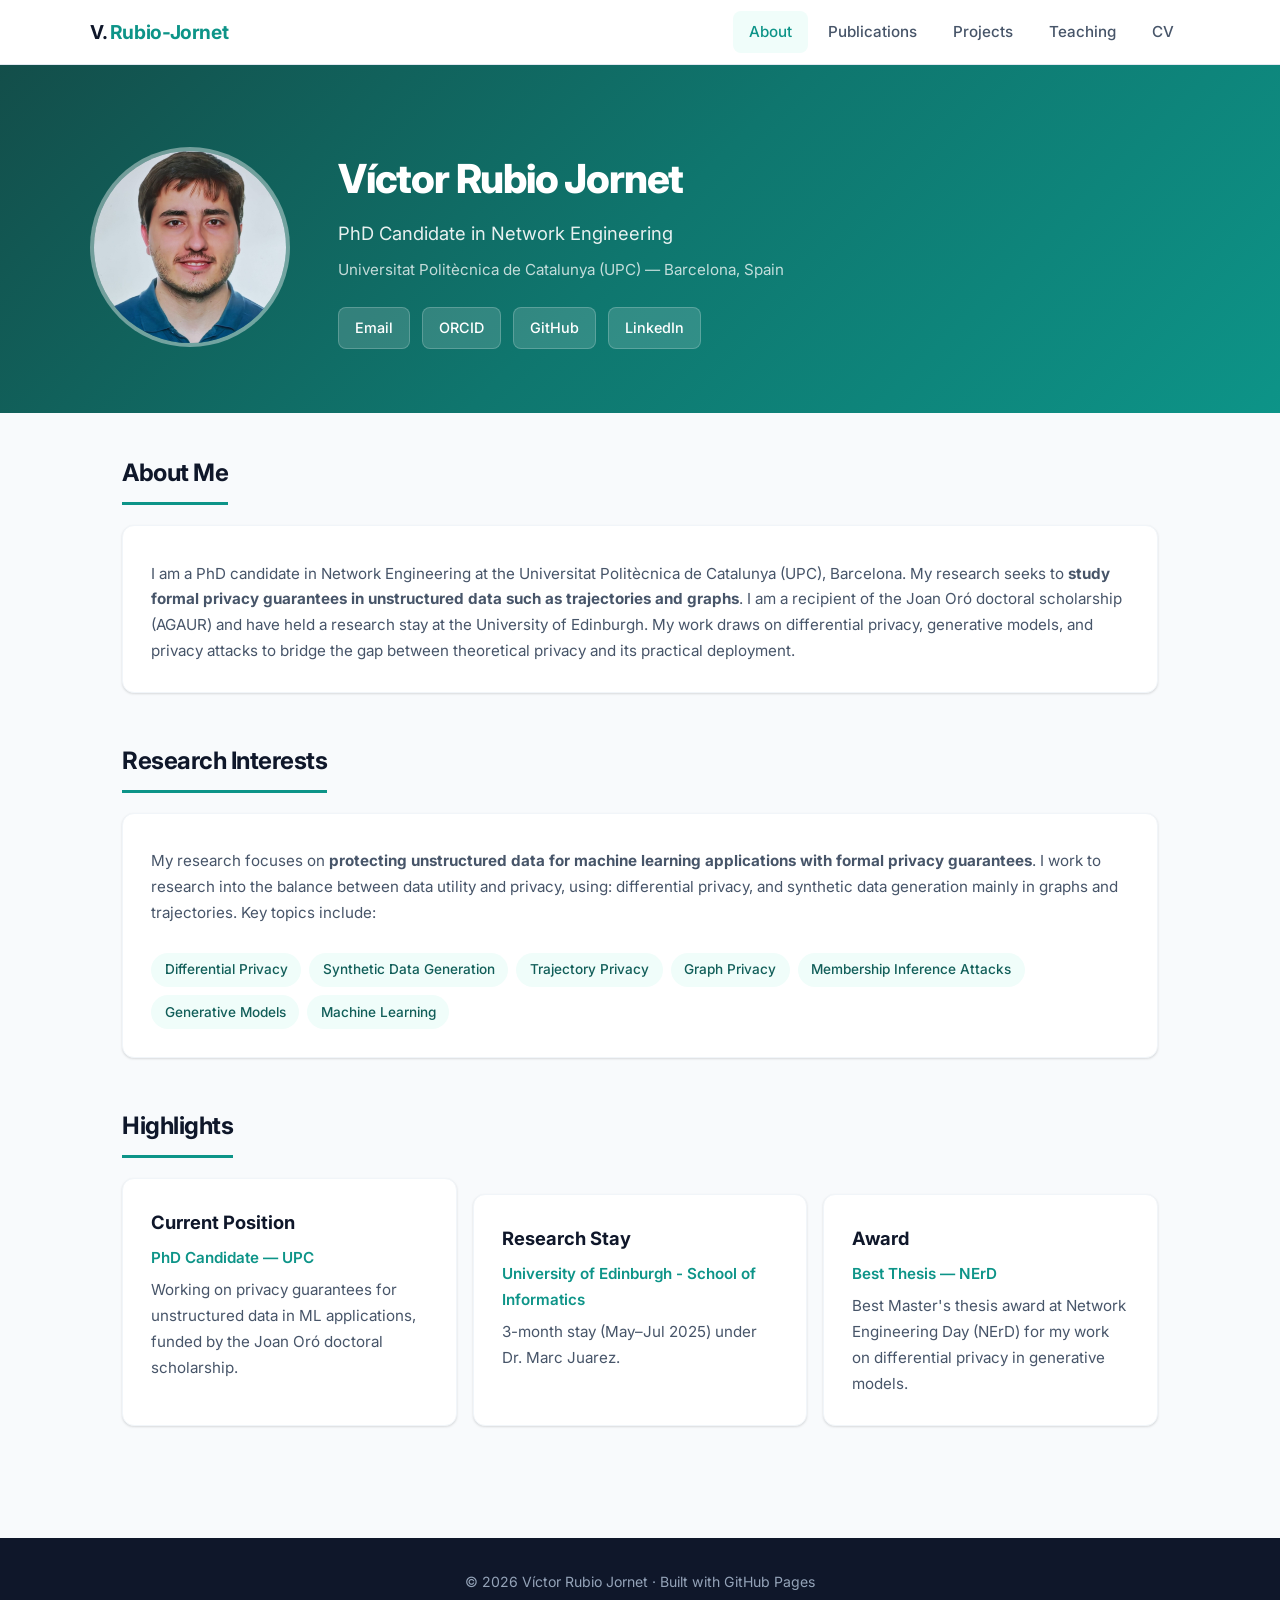
<file: index.html>
<!DOCTYPE html>
<html lang="en">
<head>
  <meta charset="UTF-8">
  <meta name="viewport" content="width=device-width, initial-scale=1.0">
  <title>Víctor Rubio Jornet — PhD Candidate</title>
  <meta name="description" content="Academic profile of Víctor Rubio Jornet, PhD Candidate in data privacy and machine learning at Universitat Politècnica de Catalunya (UPC).">
  <link rel="preconnect" href="https://fonts.googleapis.com">
  <link rel="preconnect" href="https://fonts.gstatic.com" crossorigin>
  <link href="https://fonts.googleapis.com/css2?family=Inter:wght@400;500;600;700;800&display=swap" rel="stylesheet">
  <link rel="stylesheet" href="style.css">
  <link rel="icon" href="favicon.svg" type="image/svg+xml">
</head>
<body>

  <!-- Navbar -->
  <nav class="navbar">
    <div class="navbar-inner">
      <a href="index.html" class="navbar-brand">V. <span>Rubio-Jornet</span></a>
      <button class="hamburger" onclick="document.querySelector('.navbar-links').classList.toggle('open')" aria-label="Toggle menu">
        <span></span><span></span><span></span>
      </button>
      <ul class="navbar-links">
        <li><a href="index.html" class="active">About</a></li>
        <li><a href="publications.html">Publications</a></li>
        <li><a href="projects.html">Projects</a></li>
        <li><a href="teaching.html">Teaching</a></li>
        <li><a href="cv.html">CV</a></li>
      </ul>
    </div>
  </nav>

  <!-- Hero -->
  <header class="hero">
    <div class="hero-inner">
      <div class="hero-photo">
        <img src="photo.jpg" alt="Víctor Rubio Jornet">
      </div>
      <div class="hero-text">
        <h1>Víctor Rubio Jornet</h1>
        <p class="subtitle">PhD Candidate in Network Engineering</p>
        <p class="affiliation">Universitat Politècnica de Catalunya (UPC) — Barcelona, Spain</p>
        <div class="hero-links">
          <a href="mailto:victor.rubio.jornet@upc.edu">Email</a>
          <a href="https://orcid.org/0009-0003-5977-2419" target="_blank" rel="noopener">ORCID</a>
          <a href="https://github.com/VictorRubio98" target="_blank" rel="noopener">GitHub</a>
          <a href="https://www.linkedin.com/in/victor-rubio-jornet-6a1636180/" target="_blank" rel="noopener">LinkedIn</a>
        </div>
      </div>
    </div>
  </header>

  <!-- Main -->
  <main class="main">

    <!-- About / Bio -->
    <section class="section fade-in">
      <h2 class="section-title">About Me</h2>
      <div class="card">
        <p>I am a PhD candidate in Network Engineering at the Universitat Politècnica de Catalunya (UPC), Barcelona. 
          My research seeks to <b>study formal privacy guarantees in unstructured data such as trajectories and graphs</b>. 
          I am a recipient of the Joan Oró doctoral scholarship (AGAUR) and have held a research stay at the University of Edinburgh. 
          My work draws on differential privacy, generative models, and privacy attacks to bridge the gap between theoretical privacy and its practical deployment.
        </p>
      </div>
    </section>

    <!-- Research Interests -->
    <section class="section fade-in">
      <h2 class="section-title">Research Interests</h2>
      <div class="card">
        <p>My research focuses on <strong>protecting unstructured data for machine learning applications with formal privacy guarantees</strong>. I work to research into the balance between data utility and privacy, using: differential privacy, and synthetic data generation mainly in graphs and trajectories. Key topics include:</p>
        <br>
        <div class="skill-tags">
          <span class="skill-tag">Differential Privacy</span>
          <span class="skill-tag">Synthetic Data Generation</span>
          <span class="skill-tag">Trajectory Privacy</span>
          <span class="skill-tag">Graph Privacy</span>
          <span class="skill-tag">Membership Inference Attacks</span>
          <span class="skill-tag">Generative Models</span>
          <span class="skill-tag">Machine Learning</span>
        </div>
      </div>
    </section>

    <!-- Quick Highlights -->
    <section class="section fade-in">
      <h2 class="section-title">Highlights</h2>
      <div class="skills-grid">
        <div class="card">
          <h3>Current Position</h3>
          <p class="institution">PhD Candidate — UPC</p>
          <p>Working on privacy guarantees for unstructured data in ML applications, funded by the Joan Oró doctoral scholarship.</p>
        </div>
        <div class="card">
          <h3>Research Stay</h3>
          <p class="institution">University of Edinburgh - School of Informatics</p>
          <p>3-month stay (May–Jul 2025) under Dr. Marc Juarez.</p>
        </div>
        <div class="card">
          <h3>Award</h3>
          <p class="institution">Best Thesis — NErD</p>
          <p>Best Master's thesis award at Network Engineering Day (NErD) for my work on differential privacy in generative models.</p>
        </div>
      </div>
    </section>

  </main>

  <!-- Footer -->
  <footer class="footer">
    <p>&copy; 2026 Víctor Rubio Jornet · Built with GitHub Pages</p>
  </footer>

  <script>
    // Fade-in animation on scroll
    const observer = new IntersectionObserver((entries) => {
      entries.forEach(entry => {
        if (entry.isIntersecting) {
          entry.target.classList.add('visible');
        }
      });
    }, { threshold: 0.1 });

    document.querySelectorAll('.fade-in').forEach(el => observer.observe(el));
  </script>

</body>
</html>
</file>
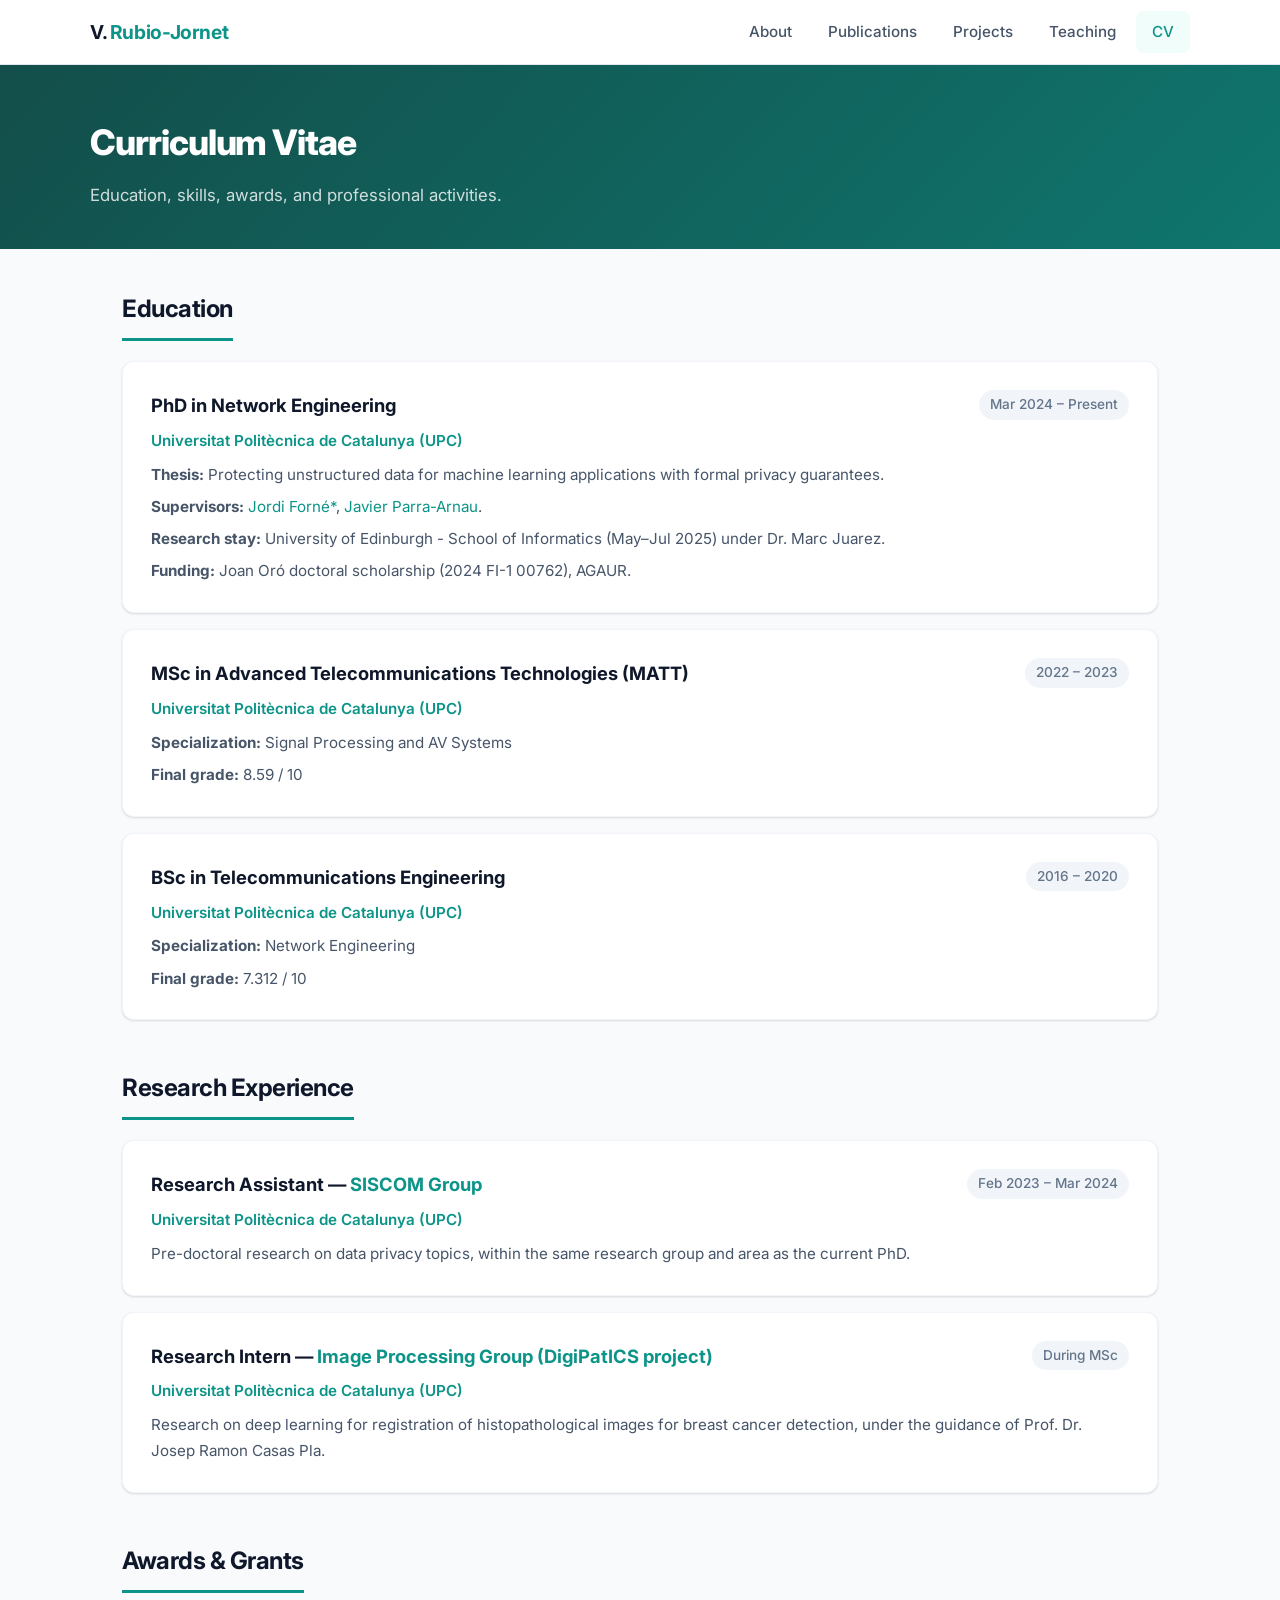
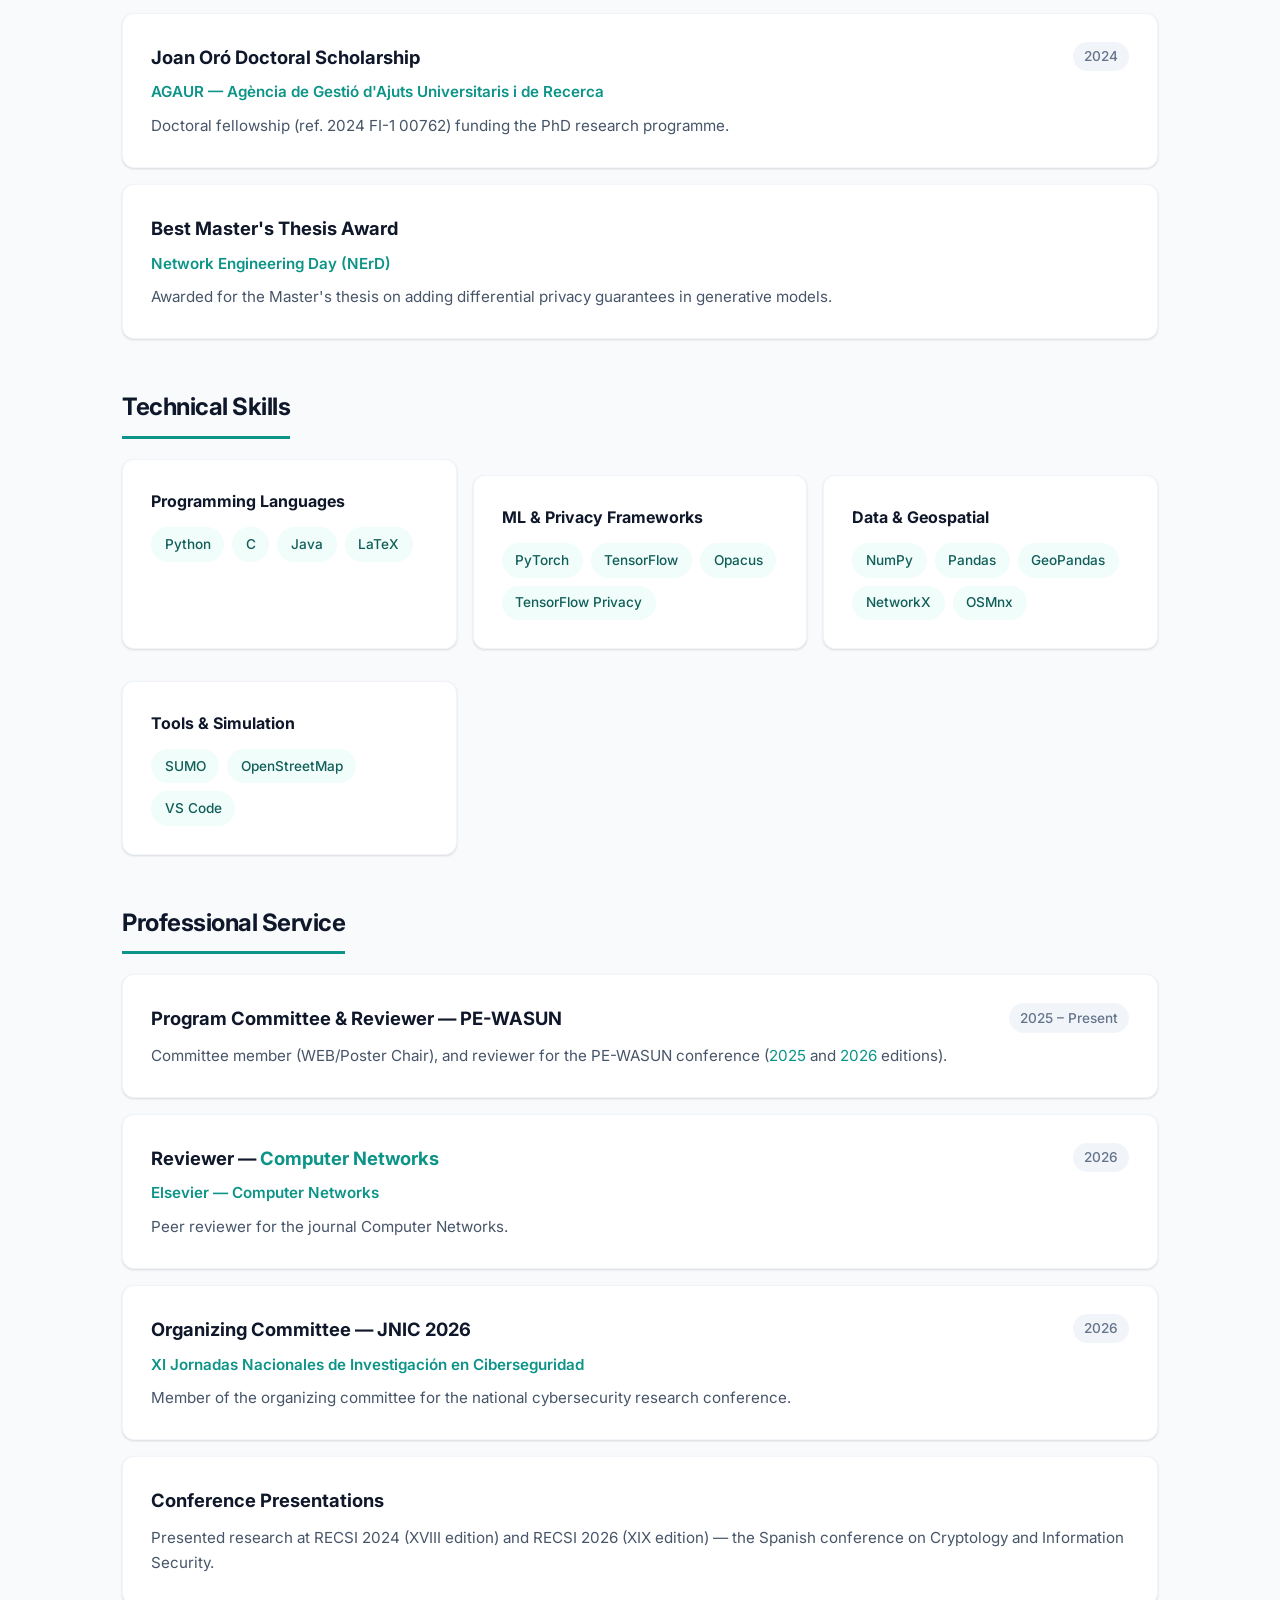
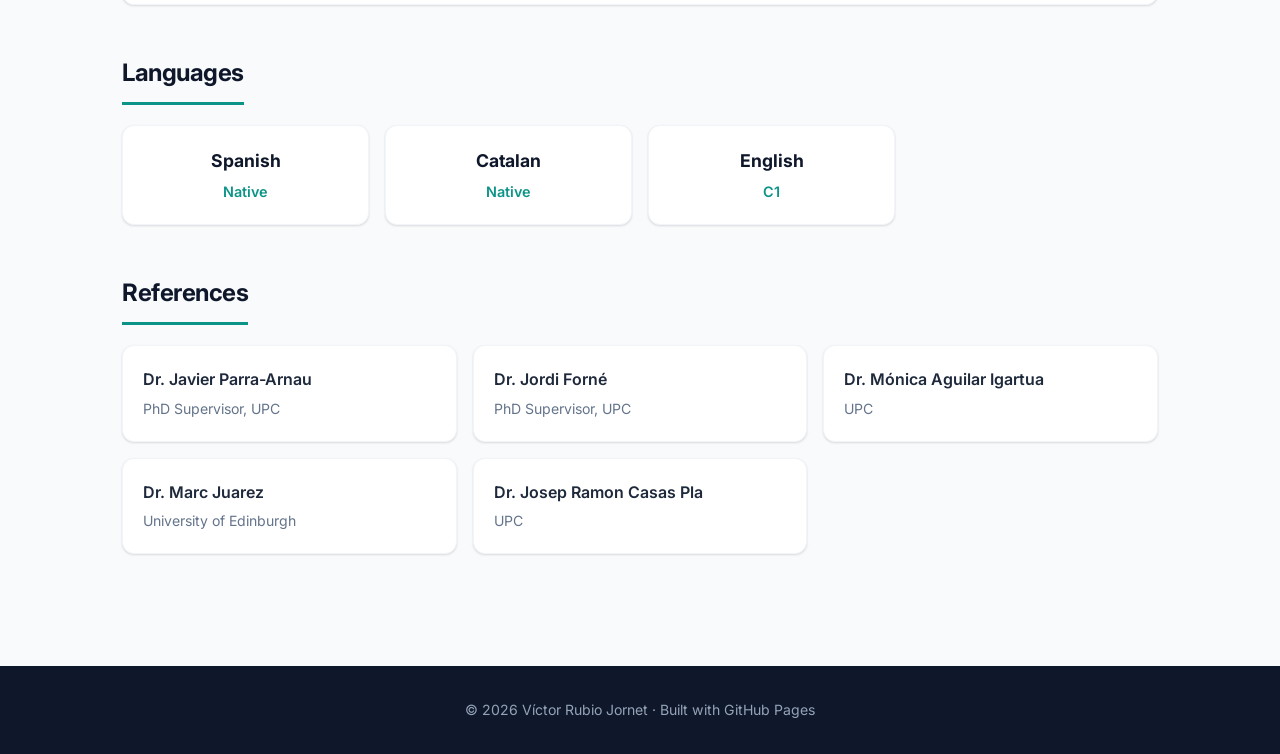
<file: cv.html>
<!DOCTYPE html>
<html lang="en">
<head>
  <meta charset="UTF-8">
  <meta name="viewport" content="width=device-width, initial-scale=1.0">
  <title>CV — Víctor Rubio Jornet</title>
  <meta name="description" content="Curriculum Vitae of Víctor Rubio Jornet — education, skills, awards, and professional service.">
  <link rel="preconnect" href="https://fonts.googleapis.com">
  <link rel="preconnect" href="https://fonts.gstatic.com" crossorigin>
  <link href="https://fonts.googleapis.com/css2?family=Inter:wght@400;500;600;700;800&display=swap" rel="stylesheet">
  <link rel="stylesheet" href="style.css">
  <link rel="icon" href="favicon.svg" type="image/svg+xml">
</head>
<body>

  <!-- Navbar -->
  <nav class="navbar">
    <div class="navbar-inner">
      <a href="index.html" class="navbar-brand">V. <span>Rubio-Jornet</span></a>
      <button class="hamburger" onclick="document.querySelector('.navbar-links').classList.toggle('open')" aria-label="Toggle menu">
        <span></span><span></span><span></span>
      </button>
      <ul class="navbar-links">
        <li><a href="index.html">About</a></li>
        <li><a href="publications.html">Publications</a></li>
        <li><a href="projects.html">Projects</a></li>
        <li><a href="teaching.html">Teaching</a></li>
        <li><a href="cv.html" class="active">CV</a></li>
      </ul>
    </div>
  </nav>

  <!-- Page Header -->
  <header class="page-header">
    <div class="page-header-inner">
      <h1>Curriculum Vitae</h1>
      <p>Education, skills, awards, and professional activities.</p>
    </div>
  </header>

  <!-- Main -->
  <main class="main">

    <section class="section fade-in">
      <h2 class="section-title">Education</h2>
      <div id="cv-education"></div>
    </section>

    <section class="section fade-in">
      <h2 class="section-title">Research Experience</h2>
      <div id="cv-research"></div>
    </section>

    <section class="section fade-in">
      <h2 class="section-title">Awards &amp; Grants</h2>
      <div id="cv-awards"></div>
    </section>

    <section class="section fade-in">
      <h2 class="section-title">Technical Skills</h2>
      <div class="skills-grid" id="cv-skills"></div>
    </section>

    <section class="section fade-in">
      <h2 class="section-title">Professional Service</h2>
      <div id="cv-service"></div>
    </section>

    <section class="section fade-in">
      <h2 class="section-title">Languages</h2>
      <div class="lang-grid" id="cv-languages"></div>
    </section>

    <section class="section fade-in">
      <h2 class="section-title">References</h2>
      <div class="ref-grid" id="cv-references"></div>
    </section>

  </main>

  <!-- Footer -->
  <footer class="footer">
    <p>&copy; 2026 Víctor Rubio Jornet · Built with GitHub Pages</p>
  </footer>

  <script>
    function renderCardWithDetails(item) {
      var header = '<div class="card-header"><div><h3>' + item.title + '</h3>';
      if (item.institution) header += '<p class="institution">' + item.institution + '</p>';
      header += '</div>';
      if (item.date) header += '<span class="date">' + item.date + '</span>';
      header += '</div>';
      var body = item.details.map(function(d) { return '<p>' + d + '</p>'; }).join('');
      return '<div class="card">' + header + body + '</div>';
    }

    function renderCardWithDescription(item) {
      var header = '<div class="card-header"><div><h3>' + item.title + '</h3>';
      if (item.institution) header += '<p class="institution">' + item.institution + '</p>';
      header += '</div>';
      if (item.date) header += '<span class="date">' + item.date + '</span>';
      header += '</div>';
      return '<div class="card">' + header + '<p>' + item.description + '</p></div>';
    }

    function renderSkill(skill) {
      var tags = skill.tags.map(function(t) { return '<span class="skill-tag">' + t + '</span>'; }).join('');
      return '<div class="card skill-category"><h4>' + skill.category + '</h4><div class="skill-tags">' + tags + '</div></div>';
    }

    function renderLanguage(lang) {
      return '<div class="lang-item"><p class="lang-name">' + lang.name + '</p><p class="lang-level">' + lang.level + '</p></div>';
    }

    function renderReference(ref) {
      return '<div class="ref-item">' + ref.name + '<p class="ref-role">' + ref.role + '</p></div>';
    }

    fetch('data/cv.json')
      .then(function(r) { return r.json(); })
      .then(function(cv) {
        document.getElementById('cv-education').innerHTML = cv.education.map(renderCardWithDetails).join('');
        document.getElementById('cv-research').innerHTML = cv.research.map(renderCardWithDescription).join('');
        document.getElementById('cv-awards').innerHTML = cv.awards.map(renderCardWithDescription).join('');
        document.getElementById('cv-skills').innerHTML = cv.skills.map(renderSkill).join('');
        document.getElementById('cv-service').innerHTML = cv.service.map(renderCardWithDescription).join('');
        document.getElementById('cv-languages').innerHTML = cv.languages.map(renderLanguage).join('');
        document.getElementById('cv-references').innerHTML = cv.references.map(renderReference).join('');
      });

    var observer = new IntersectionObserver(function(entries) {
      entries.forEach(function(entry) {
        if (entry.isIntersecting) entry.target.classList.add('visible');
      });
    }, { threshold: 0.1 });
    document.querySelectorAll('.fade-in').forEach(function(el) { observer.observe(el); });
  </script>

</body>
</html>
</file>
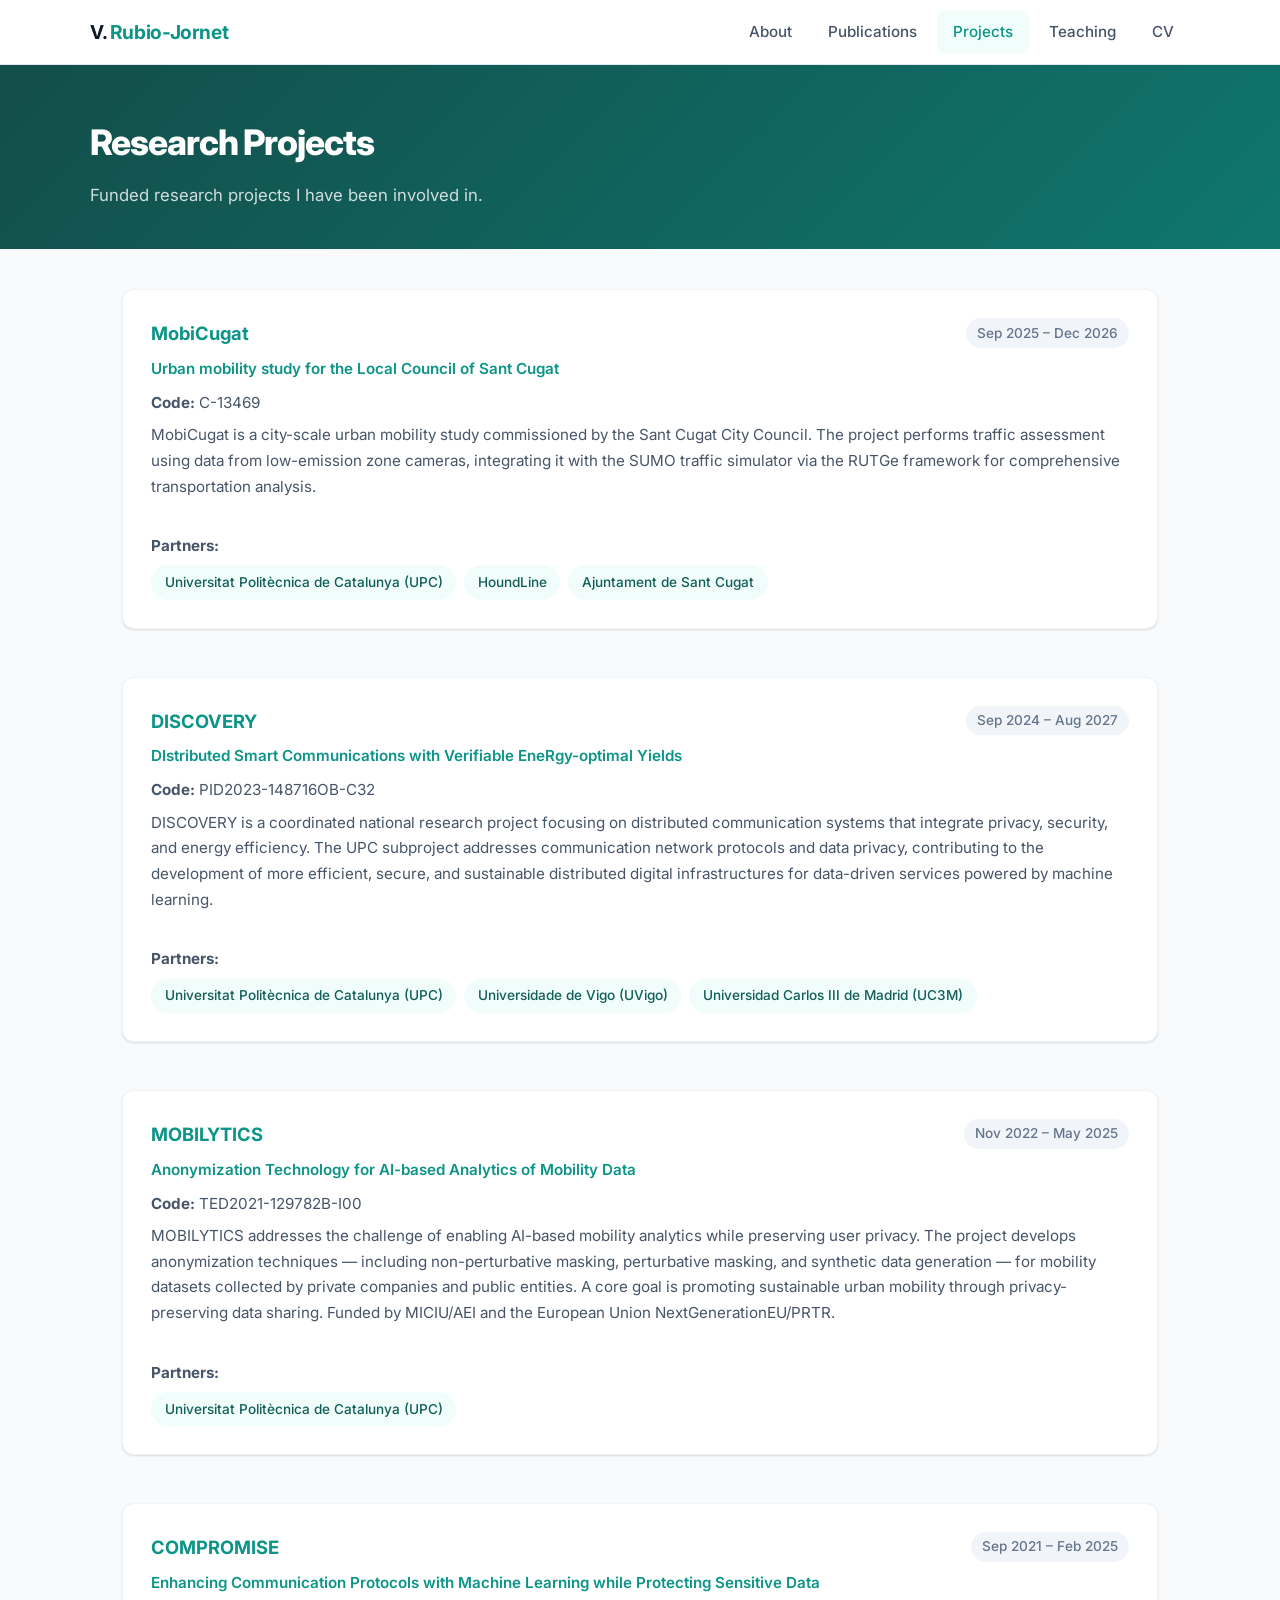
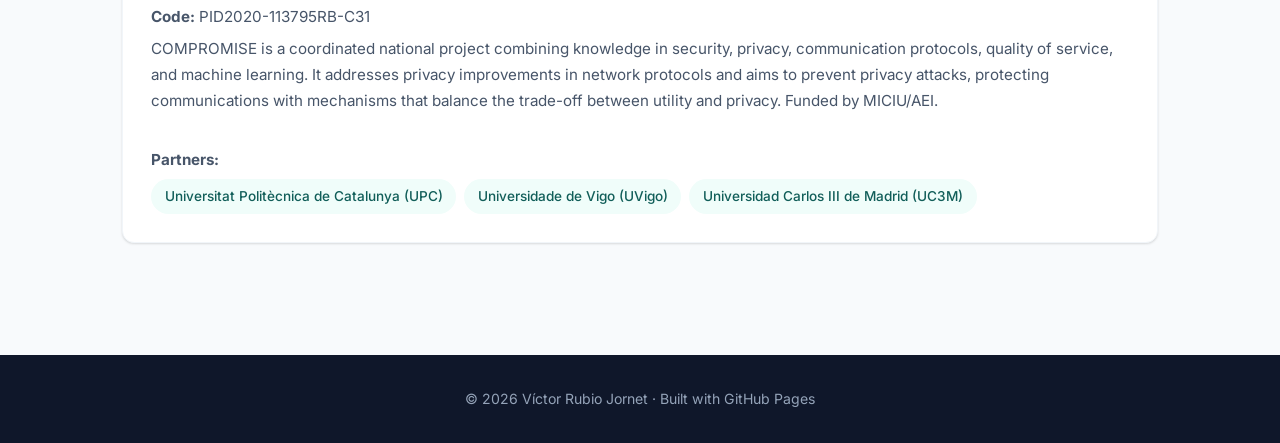
<file: projects.html>
<!DOCTYPE html>
<html lang="en">
<head>
  <meta charset="UTF-8">
  <meta name="viewport" content="width=device-width, initial-scale=1.0">
  <title>Projects — Víctor Rubio Jornet</title>
  <meta name="description" content="Research projects involving Víctor Rubio Jornet at UPC, including MOBILYTICS, COMPROMISE, DISCOVERY, and MobiCugat.">
  <link rel="preconnect" href="https://fonts.googleapis.com">
  <link rel="preconnect" href="https://fonts.gstatic.com" crossorigin>
  <link href="https://fonts.googleapis.com/css2?family=Inter:wght@400;500;600;700;800&display=swap" rel="stylesheet">
  <link rel="stylesheet" href="style.css">
  <link rel="icon" href="favicon.svg" type="image/svg+xml">
</head>
<body>

  <!-- Navbar -->
  <nav class="navbar">
    <div class="navbar-inner">
      <a href="index.html" class="navbar-brand">V. <span>Rubio-Jornet</span></a>
      <button class="hamburger" onclick="document.querySelector('.navbar-links').classList.toggle('open')" aria-label="Toggle menu">
        <span></span><span></span><span></span>
      </button>
      <ul class="navbar-links">
        <li><a href="index.html">About</a></li>
        <li><a href="publications.html">Publications</a></li>
        <li><a href="projects.html" class="active">Projects</a></li>
        <li><a href="teaching.html">Teaching</a></li>
        <li><a href="cv.html">CV</a></li>
      </ul>
    </div>
  </nav>

  <!-- Page Header -->
  <header class="page-header">
    <div class="page-header-inner">
      <h1>Research Projects</h1>
      <p>Funded research projects I have been involved in.</p>
    </div>
  </header>

  <!-- Main -->
  <main class="main">
    <div id="projects"></div>
  </main>

  <!-- Footer -->
  <footer class="footer">
    <p>&copy; 2026 Víctor Rubio Jornet · Built with GitHub Pages</p>
  </footer>

  <script>
    function renderProject(proj) {
      const partnersHtml = proj.partners.map(p => '<span class="skill-tag">' + p + '</span>').join('');
      return '<section class="section fade-in">'
        + '<div class="card">'
        + '<div class="card-header">'
        + '<div>'
        + '<h3><a href="' + proj.url + '" target="_blank" rel="noopener">' + proj.name + '</a></h3>'
        + '<p class="institution">' + proj.institution + '</p>'
        + '</div>'
        + '<span class="date">' + proj.startDate + ' – ' + proj.endDate + '</span>'
        + '</div>'
        + '<p style="margin-bottom: 0.3rem;"><strong>Code:</strong> ' + proj.code + '</p>'
        + '<p>' + proj.description + '</p>'
        + '<br>'
        + '<p><strong>Partners:</strong></p>'
        + '<div class="skill-tags" style="margin-top: 0.4rem;">' + partnersHtml + '</div>'
        + '</div>'
        + '</section>';
    }

    fetch('data/projects.json')
      .then(r => r.json())
      .then(projects => {
        document.getElementById('projects').innerHTML = projects.map(renderProject).join('');
        const observer = new IntersectionObserver((entries) => {
          entries.forEach(entry => {
            if (entry.isIntersecting) entry.target.classList.add('visible');
          });
        }, { threshold: 0.1 });
        document.querySelectorAll('.fade-in').forEach(el => observer.observe(el));
      });
  </script>

</body>
</html>
</file>
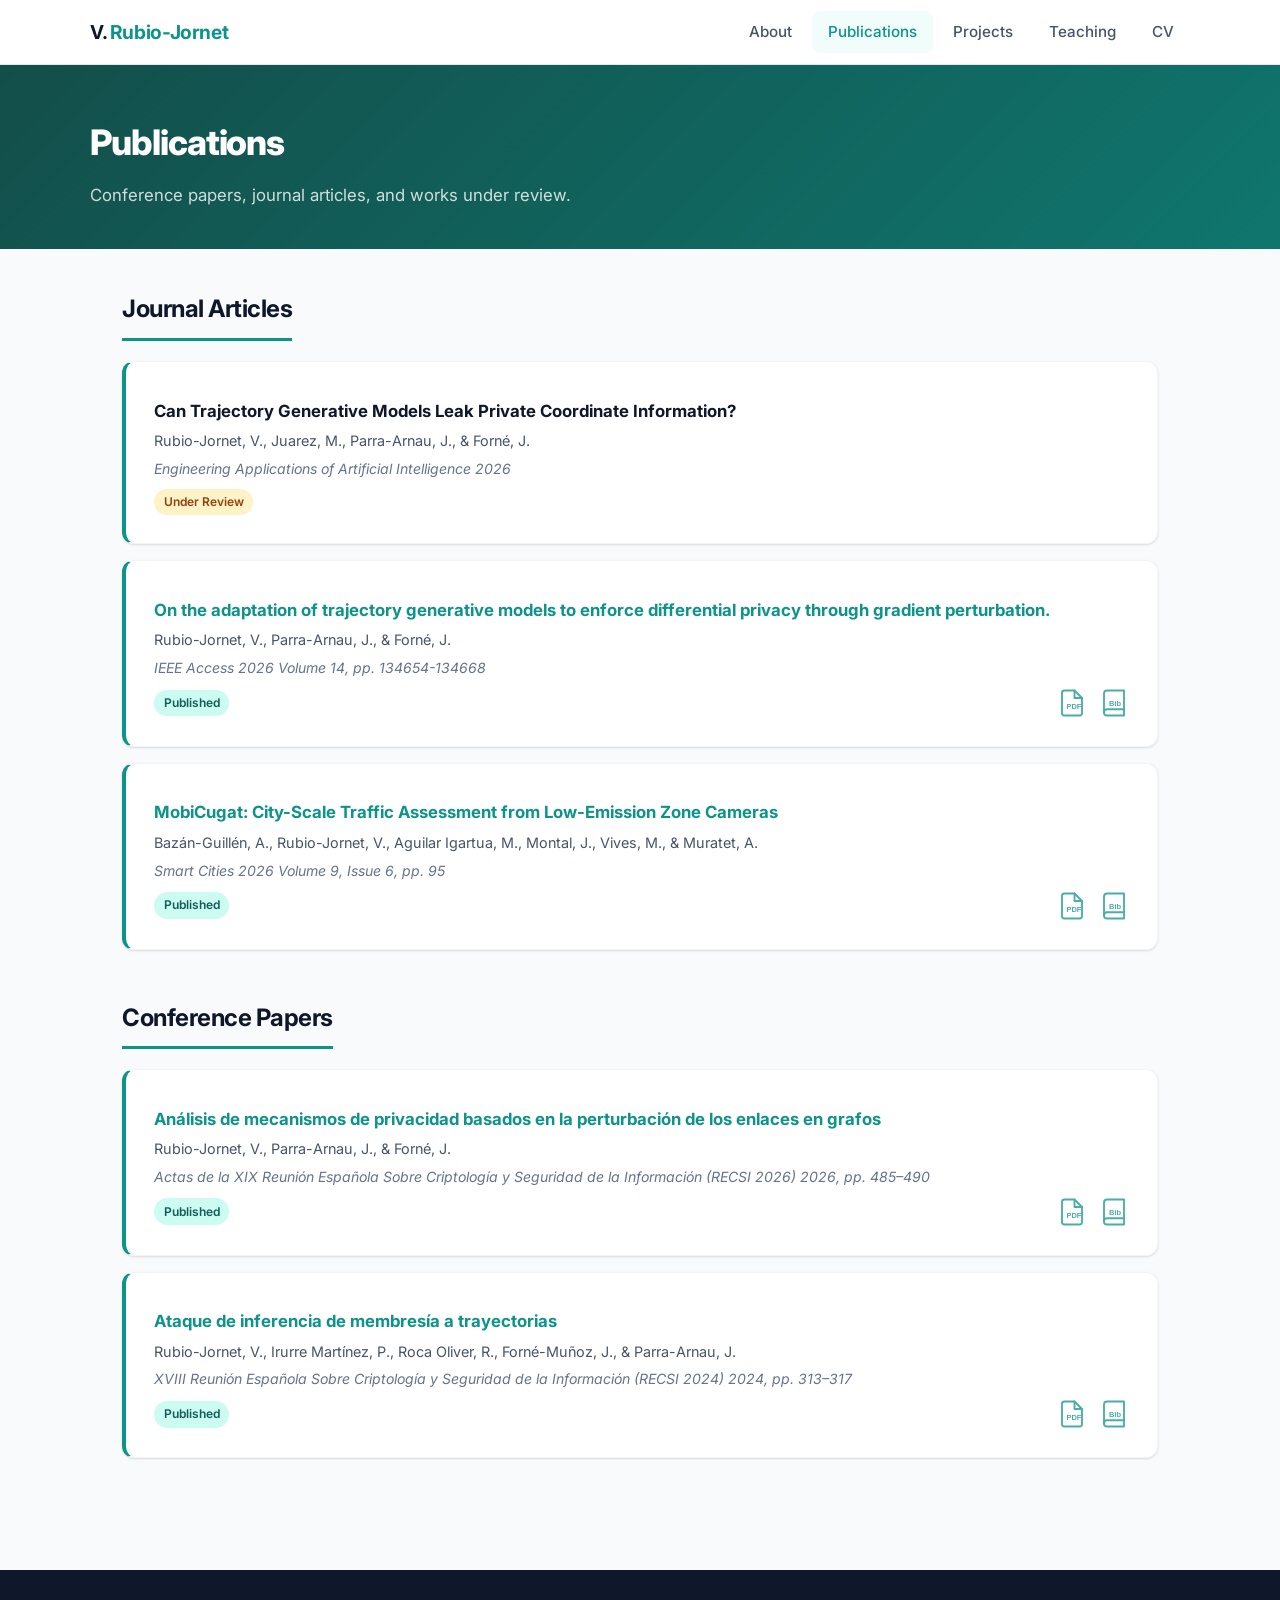
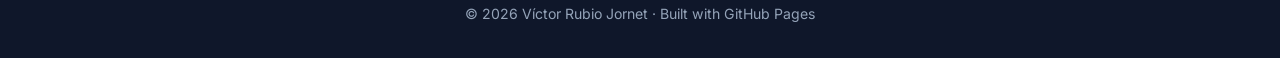
<file: publications.html>
<!DOCTYPE html>
<html lang="en">
<head>
  <meta charset="UTF-8">
  <meta name="viewport" content="width=device-width, initial-scale=1.0">
  <title>Publications — Víctor Rubio Jornet</title>
  <meta name="description" content="Publications by Víctor Rubio Jornet on data privacy, differential privacy, and machine learning.">
  <link rel="preconnect" href="https://fonts.googleapis.com">
  <link rel="preconnect" href="https://fonts.gstatic.com" crossorigin>
  <link href="https://fonts.googleapis.com/css2?family=Inter:wght@400;500;600;700;800&display=swap" rel="stylesheet">
  <link rel="stylesheet" href="style.css">
  <link rel="icon" href="favicon.svg" type="image/svg+xml">
</head>
<body>

  <!-- Navbar -->
  <nav class="navbar">
    <div class="navbar-inner">
      <a href="index.html" class="navbar-brand">V. <span>Rubio-Jornet</span></a>
      <button class="hamburger" onclick="document.querySelector('.navbar-links').classList.toggle('open')" aria-label="Toggle menu">
        <span></span><span></span><span></span>
      </button>
      <ul class="navbar-links">
        <li><a href="index.html">About</a></li>
        <li><a href="publications.html" class="active">Publications</a></li>
        <li><a href="projects.html">Projects</a></li>
        <li><a href="teaching.html">Teaching</a></li>
        <li><a href="cv.html">CV</a></li>
      </ul>
    </div>
  </nav>

  <!-- Page Header -->
  <header class="page-header">
    <div class="page-header-inner">
      <h1>Publications</h1>
      <p>Conference papers, journal articles, and works under review.</p>
    </div>
  </header>

  <!-- Main -->
  <main class="main">

    <!-- Journal Articles -->
    <section class="section fade-in">
      <h2 class="section-title">Journal Articles</h2>
      <div id="journal-articles"></div>
    </section>

    <!-- Conference Papers -->
    <section class="section fade-in">
      <h2 class="section-title">Conference Papers</h2>
      <div id="conference-papers"></div>
    </section>

  </main>

  <!-- Footer -->
  <footer class="footer">
    <p>&copy; 2026 Víctor Rubio Jornet · Built with GitHub Pages</p>
  </footer>

  <script>
    const pdfIcon = '<svg xmlns="http://www.w3.org/2000/svg" width="30" height="30" viewBox="0 0 24 24" fill="none" stroke="currentColor" stroke-width="1.5" stroke-linecap="round" stroke-linejoin="round"><path d="M14 2H6a2 2 0 0 0-2 2v16a2 2 0 0 0 2 2h12a2 2 0 0 0 2-2V8z"/><polyline points="14 2 14 8 20 8"/><text x="7.5" y="17" font-size="6" font-weight="700" stroke="none" fill="currentColor" font-family="sans-serif">PDF</text></svg>';
    const bibIcon = '<svg xmlns="http://www.w3.org/2000/svg" width="30" height="30" viewBox="0 0 24 24" fill="none" stroke="currentColor" stroke-width="1.5" stroke-linecap="round" stroke-linejoin="round"><path d="M4 19.5A2.5 2.5 0 0 1 6.5 17H20"/><path d="M4 4.5A2.5 2.5 0 0 1 6.5 2H20v20H6.5A2.5 2.5 0 0 1 4 19.5v-15z"/><text x="8" y="14" font-size="6" font-weight="700" stroke="none" fill="currentColor" font-family="sans-serif">Bib</text></svg>';

    function buildVenue(pub) {
      let v = pub.venue;
      if (pub.year) v += ' ' + pub.year;
      if (pub.volume) v += ' Volume ' + pub.volume;
      if (pub.issue) v += ', Issue ' + pub.issue;
      if (pub.pages) v += ', pp. ' + pub.pages;
      return v;
    }

    function renderPub(pub) {
      const titleHtml = pub.webUrl
        ? '<a href="' + pub.webUrl + '" target="_blank" rel="noopener">' + pub.title + '</a>'
        : pub.title;

      const badgeClass = pub.status === 'published' ? 'published' : 'review';
      const badgeText = pub.status === 'published' ? 'Published' : 'Under Review';

      const hasLinks = pub.pdfUrl || pub.bibtexUrl;
      let linksHtml = '';
      if (pub.pdfUrl) linksHtml += '<a href="' + pub.pdfUrl + '" target="_blank" rel="noopener" title="PDF">' + pdfIcon + '</a>';
      if (pub.bibtexUrl) linksHtml += '<a href="' + pub.bibtexUrl + '" download title="BibTeX">' + bibIcon + '</a>';

      let footerHtml;
      if (hasLinks) {
        footerHtml = '<div class="pub-footer"><span class="pub-badge ' + badgeClass + '">' + badgeText + '</span><div class="pub-links">' + linksHtml + '</div></div>';
      } else {
        footerHtml = '<span class="pub-badge ' + badgeClass + '">' + badgeText + '</span>';
      }

      return '<div class="card pub-card">'
        + '<p class="pub-title">' + titleHtml + '</p>'
        + '<p class="pub-authors">' + pub.authors + '</p>'
        + '<p class="pub-venue">' + buildVenue(pub) + '</p>'
        + footerHtml
        + '</div>';
    }

    fetch('data/publications.json')
      .then(r => r.json())
      .then(pubs => {
        document.getElementById('journal-articles').innerHTML =
          pubs.filter(p => p.type === 'journal').map(renderPub).join('');
        document.getElementById('conference-papers').innerHTML =
          pubs.filter(p => p.type === 'conference').map(renderPub).join('');
      });

    const observer = new IntersectionObserver((entries) => {
      entries.forEach(entry => {
        if (entry.isIntersecting) entry.target.classList.add('visible');
      });
    }, { threshold: 0.1 });
    document.querySelectorAll('.fade-in').forEach(el => observer.observe(el));
  </script>

</body>
</html>
</file>
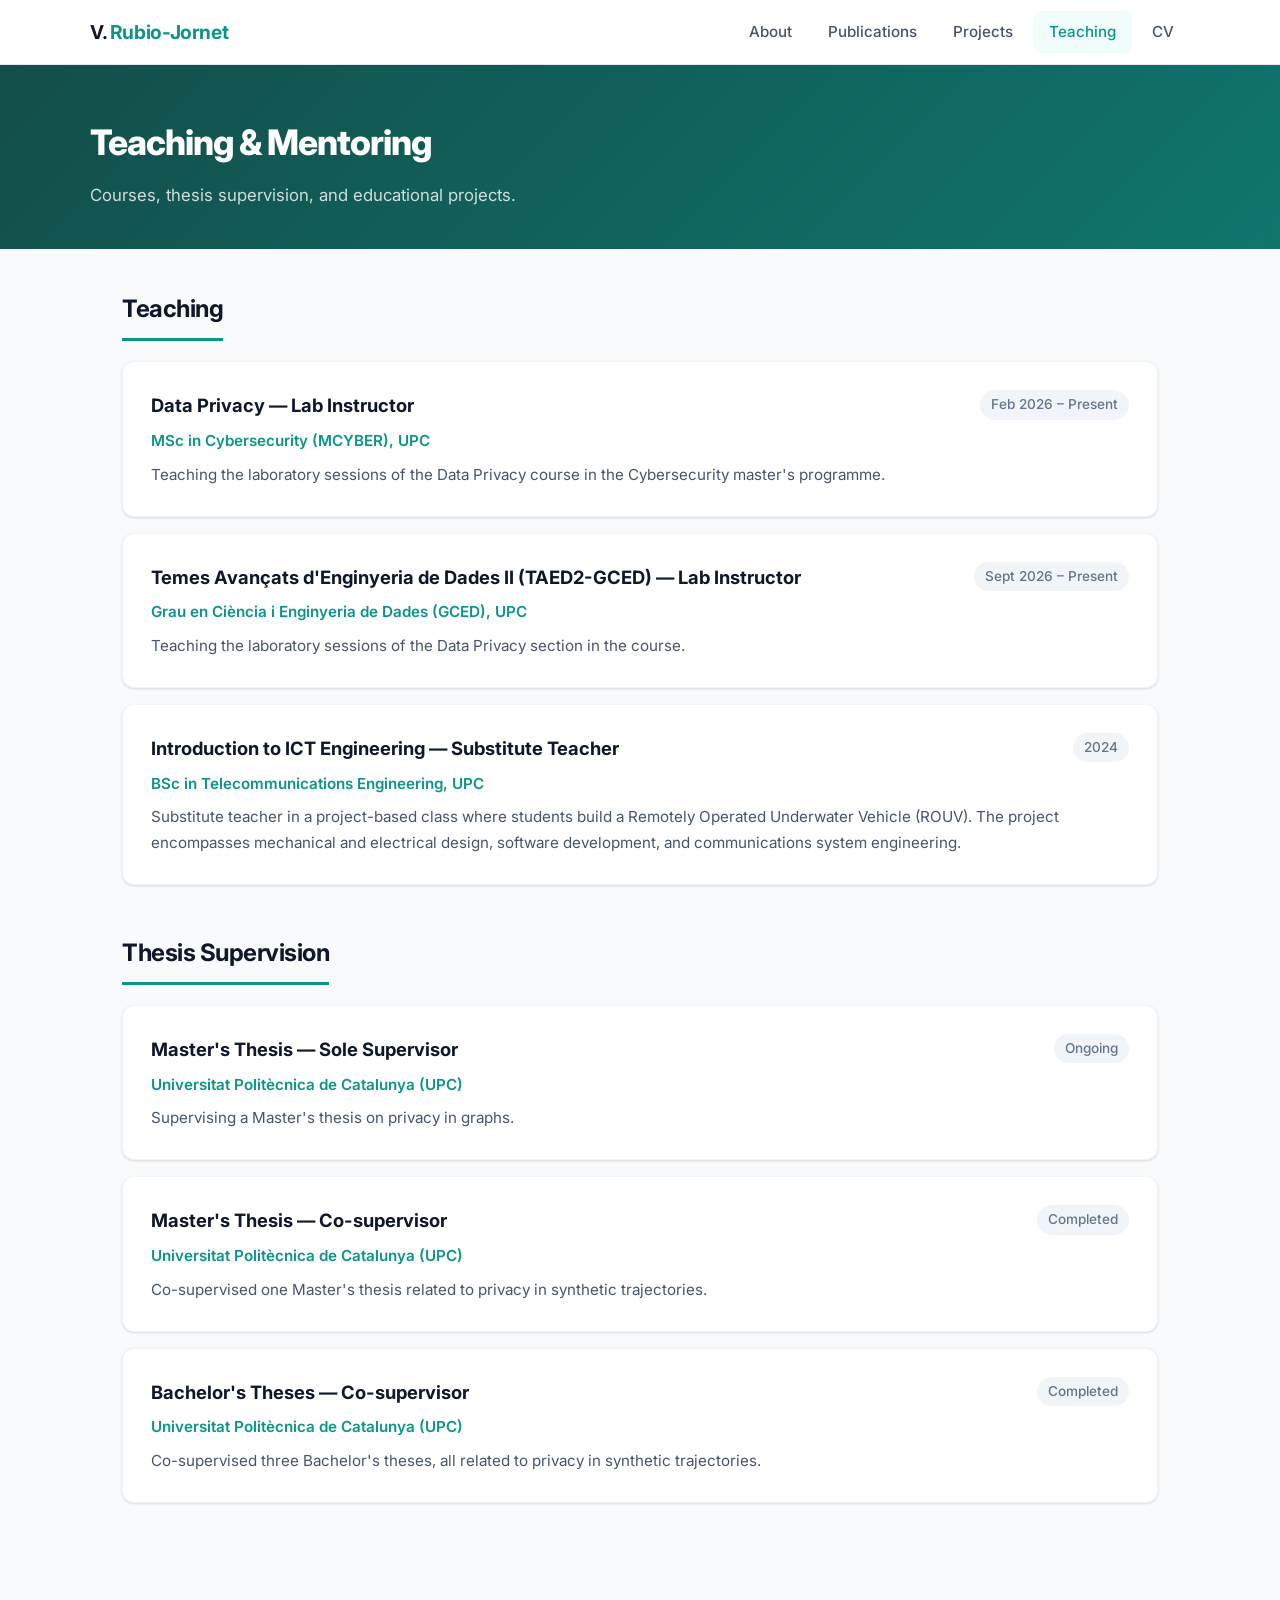
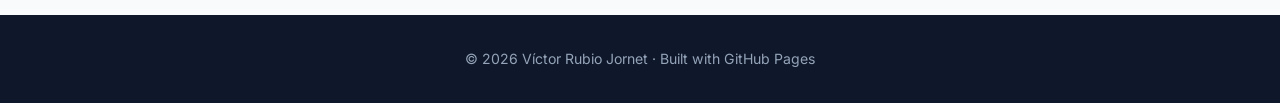
<file: teaching.html>
<!DOCTYPE html>
<html lang="en">
<head>
  <meta charset="UTF-8">
  <meta name="viewport" content="width=device-width, initial-scale=1.0">
  <title>Teaching — Víctor Rubio Jornet</title>
  <meta name="description" content="Teaching and mentoring experience of Víctor Rubio Jornet at Universitat Politècnica de Catalunya (UPC).">
  <link rel="preconnect" href="https://fonts.googleapis.com">
  <link rel="preconnect" href="https://fonts.gstatic.com" crossorigin>
  <link href="https://fonts.googleapis.com/css2?family=Inter:wght@400;500;600;700;800&display=swap" rel="stylesheet">
  <link rel="stylesheet" href="style.css">
  <link rel="icon" href="favicon.svg" type="image/svg+xml">
</head>
<body>

  <!-- Navbar -->
  <nav class="navbar">
    <div class="navbar-inner">
      <a href="index.html" class="navbar-brand">V. <span>Rubio-Jornet</span></a>
      <button class="hamburger" onclick="document.querySelector('.navbar-links').classList.toggle('open')" aria-label="Toggle menu">
        <span></span><span></span><span></span>
      </button>
      <ul class="navbar-links">
        <li><a href="index.html">About</a></li>
        <li><a href="publications.html">Publications</a></li>
        <li><a href="projects.html">Projects</a></li>
        <li><a href="teaching.html" class="active">Teaching</a></li>
        <li><a href="cv.html">CV</a></li>
      </ul>
    </div>
  </nav>

  <!-- Page Header -->
  <header class="page-header">
    <div class="page-header-inner">
      <h1>Teaching &amp; Mentoring</h1>
      <p>Courses, thesis supervision, and educational projects.</p>
    </div>
  </header>

  <!-- Main -->
  <main class="main">

    <!-- Teaching -->
    <section class="section fade-in">
      <h2 class="section-title">Teaching</h2>
      <div id="teaching"></div>
    </section>

    <!-- Thesis Supervision -->
    <section class="section fade-in">
      <h2 class="section-title">Thesis Supervision</h2>
      <div id="theses"></div>
    </section>

  </main>

  <!-- Footer -->
  <footer class="footer">
    <p>&copy; 2026 Víctor Rubio Jornet · Built with GitHub Pages</p>
  </footer>

  <script>
    function renderTeaching(t) {
      return '<div class="card">'
        + '<div class="card-header">'
        + '<div>'
        + '<h3>' + t.course + ' — ' + t.role + '</h3>'
        + '<p class="institution">' + t.degree + ', ' + t.institution + '</p>'
        + '</div>'
        + '<span class="date">' + t.date + '</span>'
        + '</div>'
        + '<p>' + t.description + '</p>'
        + '</div>';
    }

    function renderThesis(t) {
      const statusLabel = t.status === 'ongoing' ? 'Ongoing' : 'Completed';
      return '<div class="card">'
        + '<div class="card-header">'
        + '<div>'
        + '<h3>' + t.degree + ' — ' + t.role + '</h3>'
        + '<p class="institution">' + t.institution + '</p>'
        + '</div>'
        + '<span class="date">' + statusLabel + '</span>'
        + '</div>'
        + '<p>' + t.description + '</p>'
        + '</div>';
    }

    Promise.all([
      fetch('data/teaching.json').then(r => r.json()),
      fetch('data/theses.json').then(r => r.json())
    ]).then(([teaching, theses]) => {
      document.getElementById('teaching').innerHTML = teaching.map(renderTeaching).join('');
      document.getElementById('theses').innerHTML = theses.map(renderThesis).join('');
    });

    const observer = new IntersectionObserver((entries) => {
      entries.forEach(entry => {
        if (entry.isIntersecting) entry.target.classList.add('visible');
      });
    }, { threshold: 0.1 });
    document.querySelectorAll('.fade-in').forEach(el => observer.observe(el));
  </script>

</body>
</html>
</file>
<file: style.css>
/* ===== Reset & Base ===== */
*,
*::before,
*::after {
  margin: 0;
  padding: 0;
  box-sizing: border-box;
}

:root {
  --teal-50: #f0fdfa;
  --teal-100: #ccfbf1;
  --teal-200: #99f6e4;
  --teal-400: #2dd4bf;
  --teal-500: #14b8a6;
  --teal-600: #0d9488;
  --teal-700: #0f766e;
  --teal-800: #115e59;
  --teal-900: #134e4a;

  --slate-50: #f8fafc;
  --slate-100: #f1f5f9;
  --slate-200: #e2e8f0;
  --slate-300: #cbd5e1;
  --slate-400: #94a3b8;
  --slate-500: #64748b;
  --slate-600: #475569;
  --slate-700: #334155;
  --slate-800: #1e293b;
  --slate-900: #0f172a;

  --bg: #ffffff;
  --bg-alt: var(--slate-50);
  --text: var(--slate-800);
  --text-muted: var(--slate-500);
  --accent: var(--teal-600);
  --accent-hover: var(--teal-700);
  --accent-light: var(--teal-50);
  --card-shadow: 0 1px 3px rgba(0, 0, 0, 0.08), 0 1px 2px rgba(0, 0, 0, 0.06);
  --card-shadow-hover: 0 10px 25px rgba(0, 0, 0, 0.1), 0 4px 10px rgba(0, 0, 0, 0.06);
  --transition: 0.3s ease;
  --radius: 12px;
  --max-width: 1100px;
}

html {
  scroll-behavior: smooth;
}

body {
  font-family: 'Inter', 'Segoe UI', system-ui, -apple-system, sans-serif;
  color: var(--text);
  background: var(--bg-alt);
  line-height: 1.7;
  font-size: 16px;
}

a {
  color: var(--accent);
  text-decoration: none;
  transition: color var(--transition);
}

a:hover {
  color: var(--accent-hover);
}

img {
  max-width: 100%;
  display: block;
}

/* ===== Navbar ===== */
.navbar {
  position: sticky;
  top: 0;
  z-index: 100;
  background: rgba(255, 255, 255, 0.92);
  backdrop-filter: blur(12px);
  -webkit-backdrop-filter: blur(12px);
  border-bottom: 1px solid var(--slate-200);
  padding: 0 2rem;
}

.navbar-inner {
  max-width: var(--max-width);
  margin: 0 auto;
  display: flex;
  align-items: center;
  justify-content: space-between;
  height: 64px;
}

.navbar-brand {
  font-weight: 700;
  font-size: 1.2rem;
  color: var(--slate-900);
  letter-spacing: -0.02em;
}

.navbar-brand span {
  color: var(--accent);
}

.navbar-links {
  display: flex;
  gap: 0.25rem;
  list-style: none;
}

.navbar-links a {
  display: block;
  padding: 0.5rem 1rem;
  color: var(--slate-600);
  font-weight: 500;
  font-size: 0.95rem;
  border-radius: 8px;
  transition: background var(--transition), color var(--transition);
}

.navbar-links a:hover,
.navbar-links a.active {
  color: var(--accent);
  background: var(--accent-light);
}

.hamburger {
  display: none;
  background: none;
  border: none;
  cursor: pointer;
  padding: 0.5rem;
}

.hamburger span {
  display: block;
  width: 24px;
  height: 2px;
  background: var(--slate-700);
  margin: 5px 0;
  border-radius: 2px;
  transition: var(--transition);
}

/* ===== Hero Section (Home page) ===== */
.hero {
  background: linear-gradient(135deg, var(--teal-900) 0%, var(--teal-700) 50%, var(--teal-600) 100%);
  color: #fff;
  padding: 5rem 2rem 4rem;
}

.hero-inner {
  max-width: var(--max-width);
  margin: 0 auto;
  display: flex;
  align-items: center;
  gap: 3rem;
}

.hero-photo {
  flex-shrink: 0;
  width: 200px;
  height: 200px;
  border-radius: 50%;
  background: rgba(255, 255, 255, 0.15);
  border: 4px solid rgba(255, 255, 255, 0.3);
  display: flex;
  align-items: center;
  justify-content: center;
  overflow: hidden;
}

.hero-photo img {
  width: 100%;
  height: 100%;
  object-fit: cover;
}

.hero-photo .placeholder-text {
  font-size: 0.85rem;
  opacity: 0.7;
  text-align: center;
  padding: 1rem;
}

.hero-text h1 {
  font-size: 2.5rem;
  font-weight: 800;
  letter-spacing: -0.03em;
  margin-bottom: 0.3rem;
}

.hero-text .subtitle {
  font-size: 1.15rem;
  opacity: 0.9;
  margin-bottom: 0.5rem;
  font-weight: 400;
}

.hero-text .affiliation {
  font-size: 0.95rem;
  opacity: 0.75;
  margin-bottom: 1.5rem;
}

.hero-links {
  display: flex;
  gap: 0.75rem;
  flex-wrap: wrap;
}

.hero-links a {
  display: inline-flex;
  align-items: center;
  gap: 0.4rem;
  padding: 0.5rem 1rem;
  background: rgba(255, 255, 255, 0.15);
  color: #fff;
  border-radius: 8px;
  font-size: 0.9rem;
  font-weight: 500;
  transition: background var(--transition);
  border: 1px solid rgba(255, 255, 255, 0.2);
}

.hero-links a:hover {
  background: rgba(255, 255, 255, 0.25);
  color: #fff;
}

/* ===== Page Header (non-home pages) ===== */
.page-header {
  background: linear-gradient(135deg, var(--teal-900) 0%, var(--teal-700) 100%);
  color: #fff;
  padding: 3rem 2rem 2.5rem;
}

.page-header-inner {
  max-width: var(--max-width);
  margin: 0 auto;
}

.page-header h1 {
  font-size: 2.2rem;
  font-weight: 800;
  letter-spacing: -0.03em;
}

.page-header p {
  opacity: 0.8;
  margin-top: 0.5rem;
  font-size: 1.05rem;
}

/* ===== Main Content ===== */
.main {
  max-width: var(--max-width);
  margin: 0 auto;
  padding: 2.5rem 2rem 4rem;
}

/* ===== Section ===== */
.section {
  margin-bottom: 3rem;
}

.section-title {
  font-size: 1.5rem;
  font-weight: 700;
  color: var(--slate-900);
  margin-bottom: 1.25rem;
  padding-bottom: 0.5rem;
  border-bottom: 3px solid var(--accent);
  display: inline-block;
  letter-spacing: -0.02em;
}

/* ===== Cards ===== */
.card {
  background: var(--bg);
  border-radius: var(--radius);
  padding: 1.75rem;
  box-shadow: var(--card-shadow);
  transition: box-shadow var(--transition), transform var(--transition);
  border: 1px solid var(--slate-100);
}

.card:hover {
  box-shadow: var(--card-shadow-hover);
  transform: translateY(-2px);
}

.card + .card {
  margin-top: 1rem;
}

.card-header {
  display: flex;
  justify-content: space-between;
  align-items: flex-start;
  gap: 1rem;
  margin-bottom: 0.5rem;
}

.card h3 {
  font-size: 1.15rem;
  font-weight: 700;
  color: var(--slate-900);
}

.card .date {
  font-size: 0.85rem;
  color: var(--text-muted);
  white-space: nowrap;
  font-weight: 500;
  background: var(--slate-100);
  padding: 0.2rem 0.7rem;
  border-radius: 20px;
}

.card .institution {
  color: var(--accent);
  font-weight: 600;
  font-size: 0.95rem;
}

.card p {
  color: var(--slate-600);
  margin-top: 0.4rem;
  font-size: 0.95rem;
}

/* ===== Publication Card ===== */
.pub-card {
  border-left: 4px solid var(--accent);
}

.pub-card .pub-title {
  font-weight: 700;
  color: var(--slate-900);
  font-size: 1.05rem;
}

.pub-card .pub-authors {
  color: var(--slate-600);
  font-size: 0.9rem;
  margin-top: 0.25rem;
}

.pub-card .pub-venue {
  color: var(--text-muted);
  font-size: 0.88rem;
  font-style: italic;
  margin-top: 0.2rem;
}

.pub-badge {
  display: inline-block;
  font-size: 0.75rem;
  font-weight: 600;
  padding: 0.2rem 0.6rem;
  border-radius: 20px;
  margin-top: 0.5rem;
}

.pub-badge.published {
  background: var(--teal-100);
  color: var(--teal-800);
}

.pub-badge.review {
  background: #fef3c7;
  color: #92400e;
}

.pub-footer {
  display: flex;
  align-items: center;
  justify-content: space-between;
  margin-top: 0.5rem;
}

.pub-footer .pub-badge {
  margin-top: 0;
}

.pub-links {
  display: flex;
  gap: 0.75rem;
}

.pub-links a {
  color: var(--teal-600, #0d9488);
  display: inline-flex;
  align-items: center;
  transition: opacity 0.2s;
  opacity: 0.75;
}

.pub-links a:hover {
  opacity: 1;
}

/* ===== Skills Grid ===== */
.skills-grid {
  display: grid;
  grid-template-columns: repeat(auto-fill, minmax(280px, 1fr));
  gap: 1rem;
}

.skill-category h4 {
  font-weight: 700;
  color: var(--slate-900);
  margin-bottom: 0.75rem;
  font-size: 1rem;
}

.skill-tags {
  display: flex;
  flex-wrap: wrap;
  gap: 0.5rem;
}

.skill-tag {
  display: inline-block;
  padding: 0.35rem 0.85rem;
  background: var(--accent-light);
  color: var(--teal-800);
  border-radius: 20px;
  font-size: 0.85rem;
  font-weight: 500;
  transition: background var(--transition), transform var(--transition);
}

.skill-tag:hover {
  background: var(--teal-100);
  transform: translateY(-1px);
}

/* ===== Languages ===== */
.lang-grid {
  display: grid;
  grid-template-columns: repeat(auto-fill, minmax(200px, 1fr));
  gap: 1rem;
}

.lang-item {
  background: var(--bg);
  border-radius: var(--radius);
  padding: 1.25rem;
  text-align: center;
  box-shadow: var(--card-shadow);
  border: 1px solid var(--slate-100);
}

.lang-item .lang-name {
  font-weight: 700;
  font-size: 1.1rem;
  color: var(--slate-900);
}

.lang-item .lang-level {
  color: var(--accent);
  font-weight: 600;
  font-size: 0.9rem;
  margin-top: 0.25rem;
}

/* ===== References ===== */
.ref-grid {
  display: grid;
  grid-template-columns: repeat(auto-fill, minmax(250px, 1fr));
  gap: 1rem;
}

.ref-item {
  background: var(--bg);
  border-radius: var(--radius);
  padding: 1.25rem;
  box-shadow: var(--card-shadow);
  border: 1px solid var(--slate-100);
  font-weight: 600;
  color: var(--slate-800);
}

.ref-item .ref-role {
  font-weight: 400;
  font-size: 0.88rem;
  color: var(--text-muted);
  margin-top: 0.2rem;
}

/* ===== Bio Section ===== */
.bio-placeholder {
  background: var(--bg);
  border-radius: var(--radius);
  padding: 2rem;
  border: 2px dashed var(--slate-300);
  color: var(--text-muted);
  text-align: center;
  font-style: italic;
}

/* ===== Footer ===== */
.footer {
  background: var(--slate-900);
  color: var(--slate-400);
  text-align: center;
  padding: 2rem;
  font-size: 0.88rem;
}

.footer a {
  color: var(--teal-400);
}

.footer a:hover {
  color: var(--teal-200);
}

/* ===== Fade-in Animation ===== */
.fade-in {
  opacity: 0;
  transform: translateY(20px);
  transition: opacity 0.6s ease, transform 0.6s ease;
}

.fade-in.visible {
  opacity: 1;
  transform: translateY(0);
}

/* ===== Responsive ===== */
@media (max-width: 768px) {
  .hero-inner {
    flex-direction: column;
    text-align: center;
  }

  .hero-text h1 {
    font-size: 2rem;
  }

  .hero-links {
    justify-content: center;
  }

  .hamburger {
    display: block;
  }

  .navbar-links {
    display: none;
    position: absolute;
    top: 64px;
    left: 0;
    right: 0;
    background: rgba(255, 255, 255, 0.98);
    backdrop-filter: blur(12px);
    flex-direction: column;
    padding: 1rem;
    border-bottom: 1px solid var(--slate-200);
    box-shadow: 0 4px 12px rgba(0, 0, 0, 0.1);
  }

  .navbar-links.open {
    display: flex;
  }

  .card-header {
    flex-direction: column;
    gap: 0.3rem;
  }

  .page-header h1 {
    font-size: 1.75rem;
  }

  .skills-grid {
    grid-template-columns: 1fr;
  }
}

@media (max-width: 480px) {
  .hero-photo {
    width: 150px;
    height: 150px;
  }

  .hero-text h1 {
    font-size: 1.6rem;
  }

  .main {
    padding: 1.5rem 1rem 3rem;
  }
}
</file>
